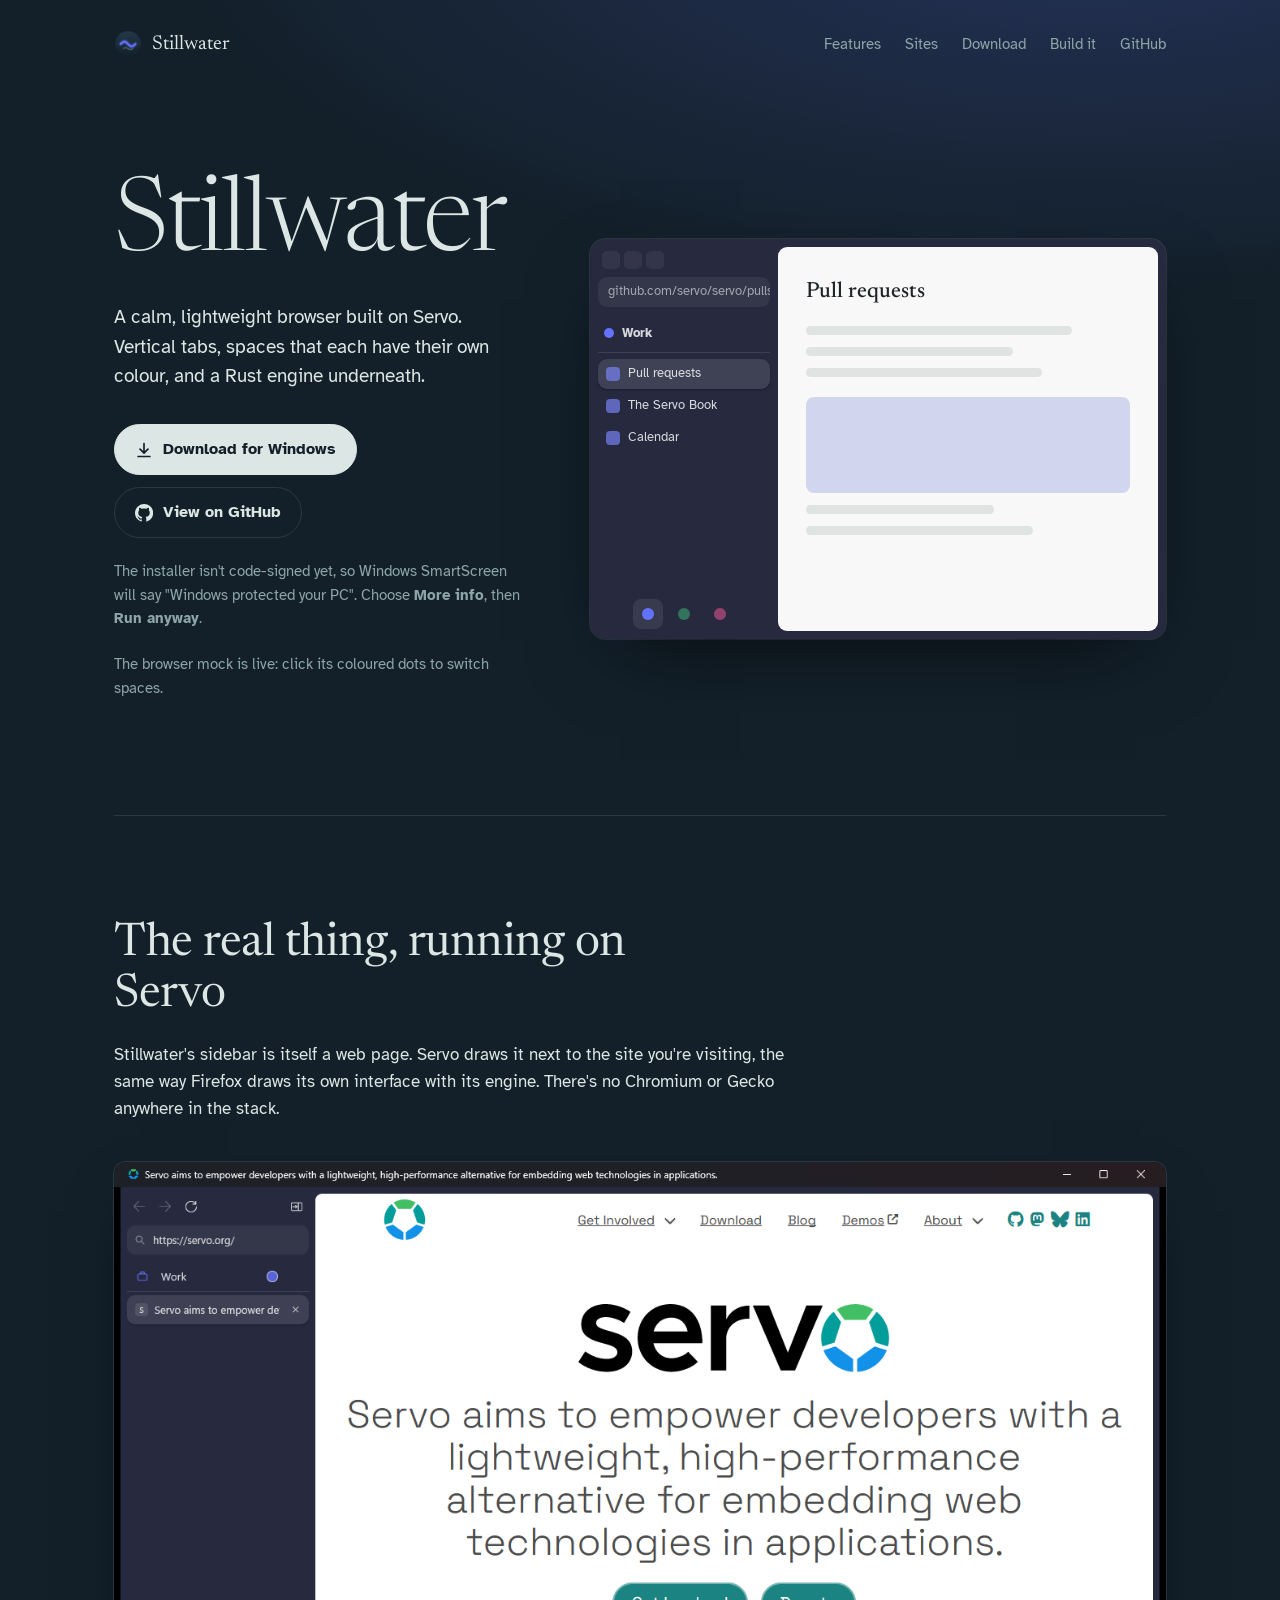
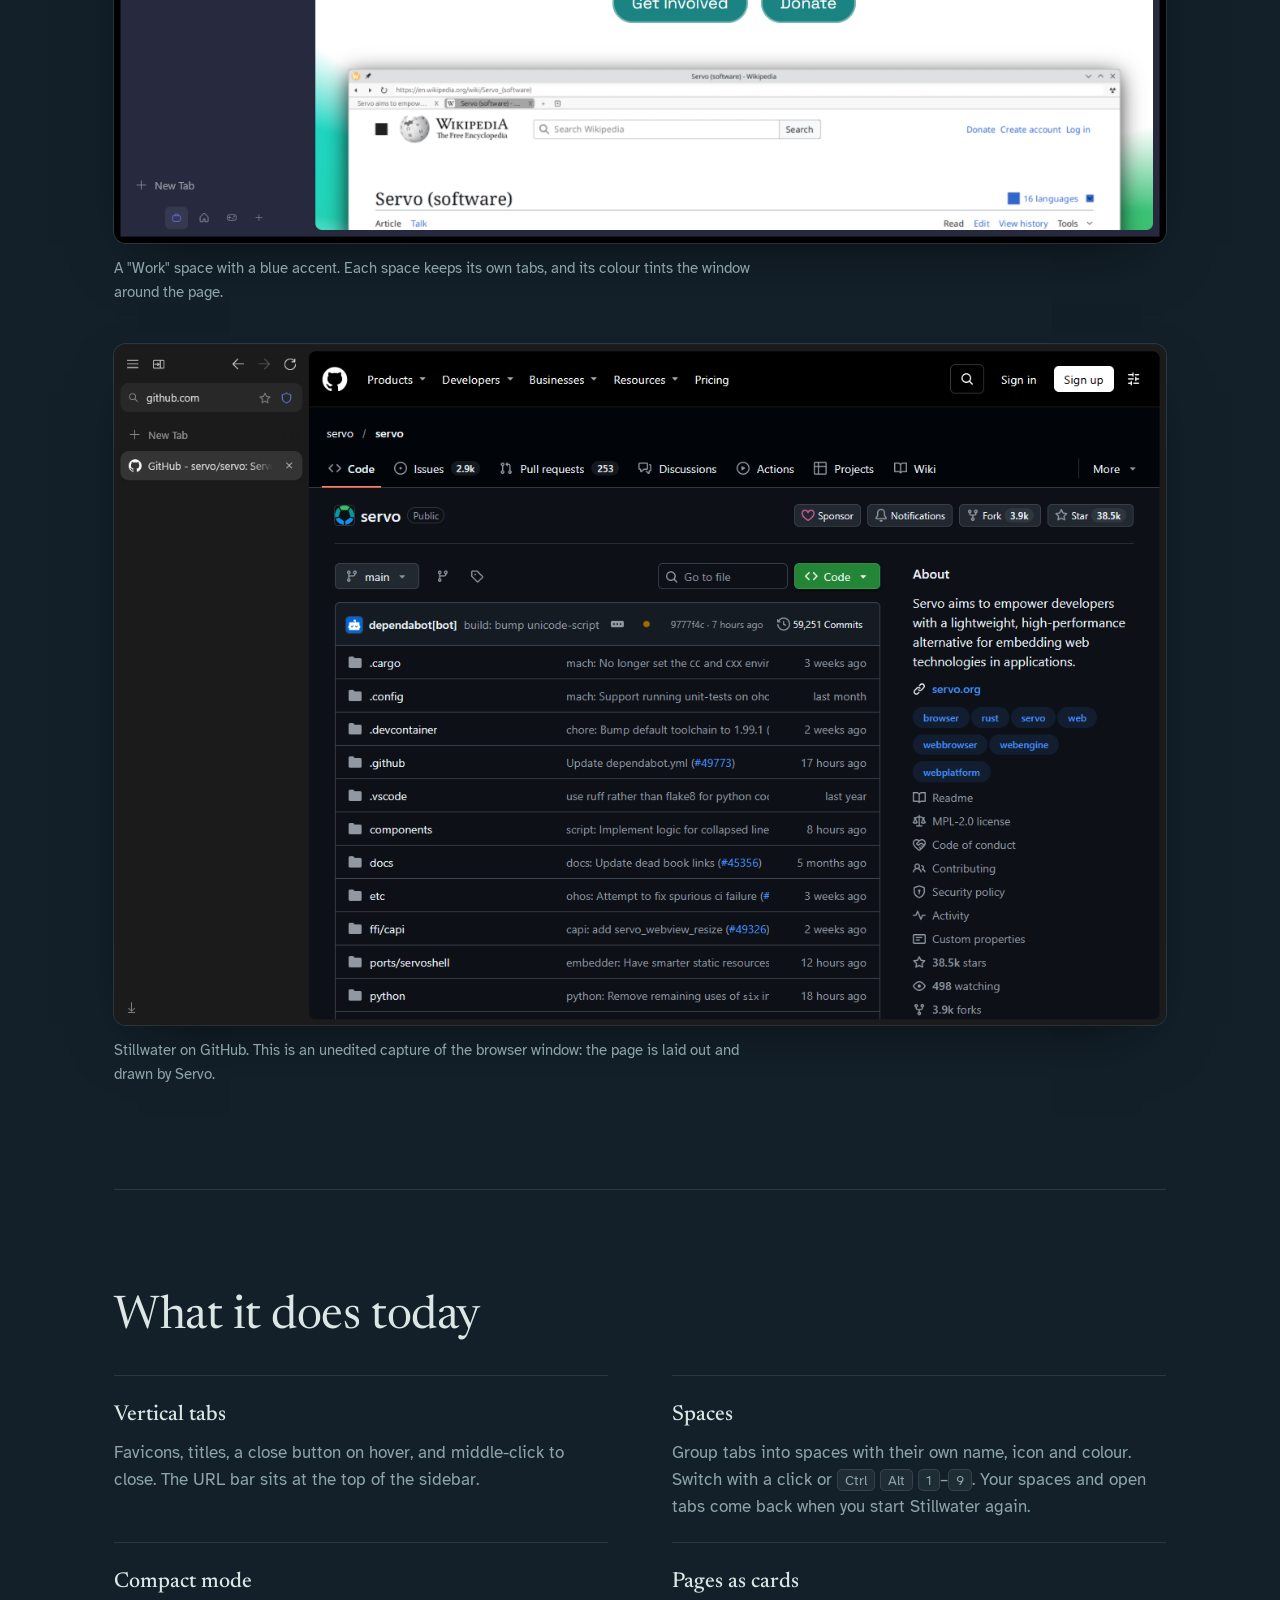
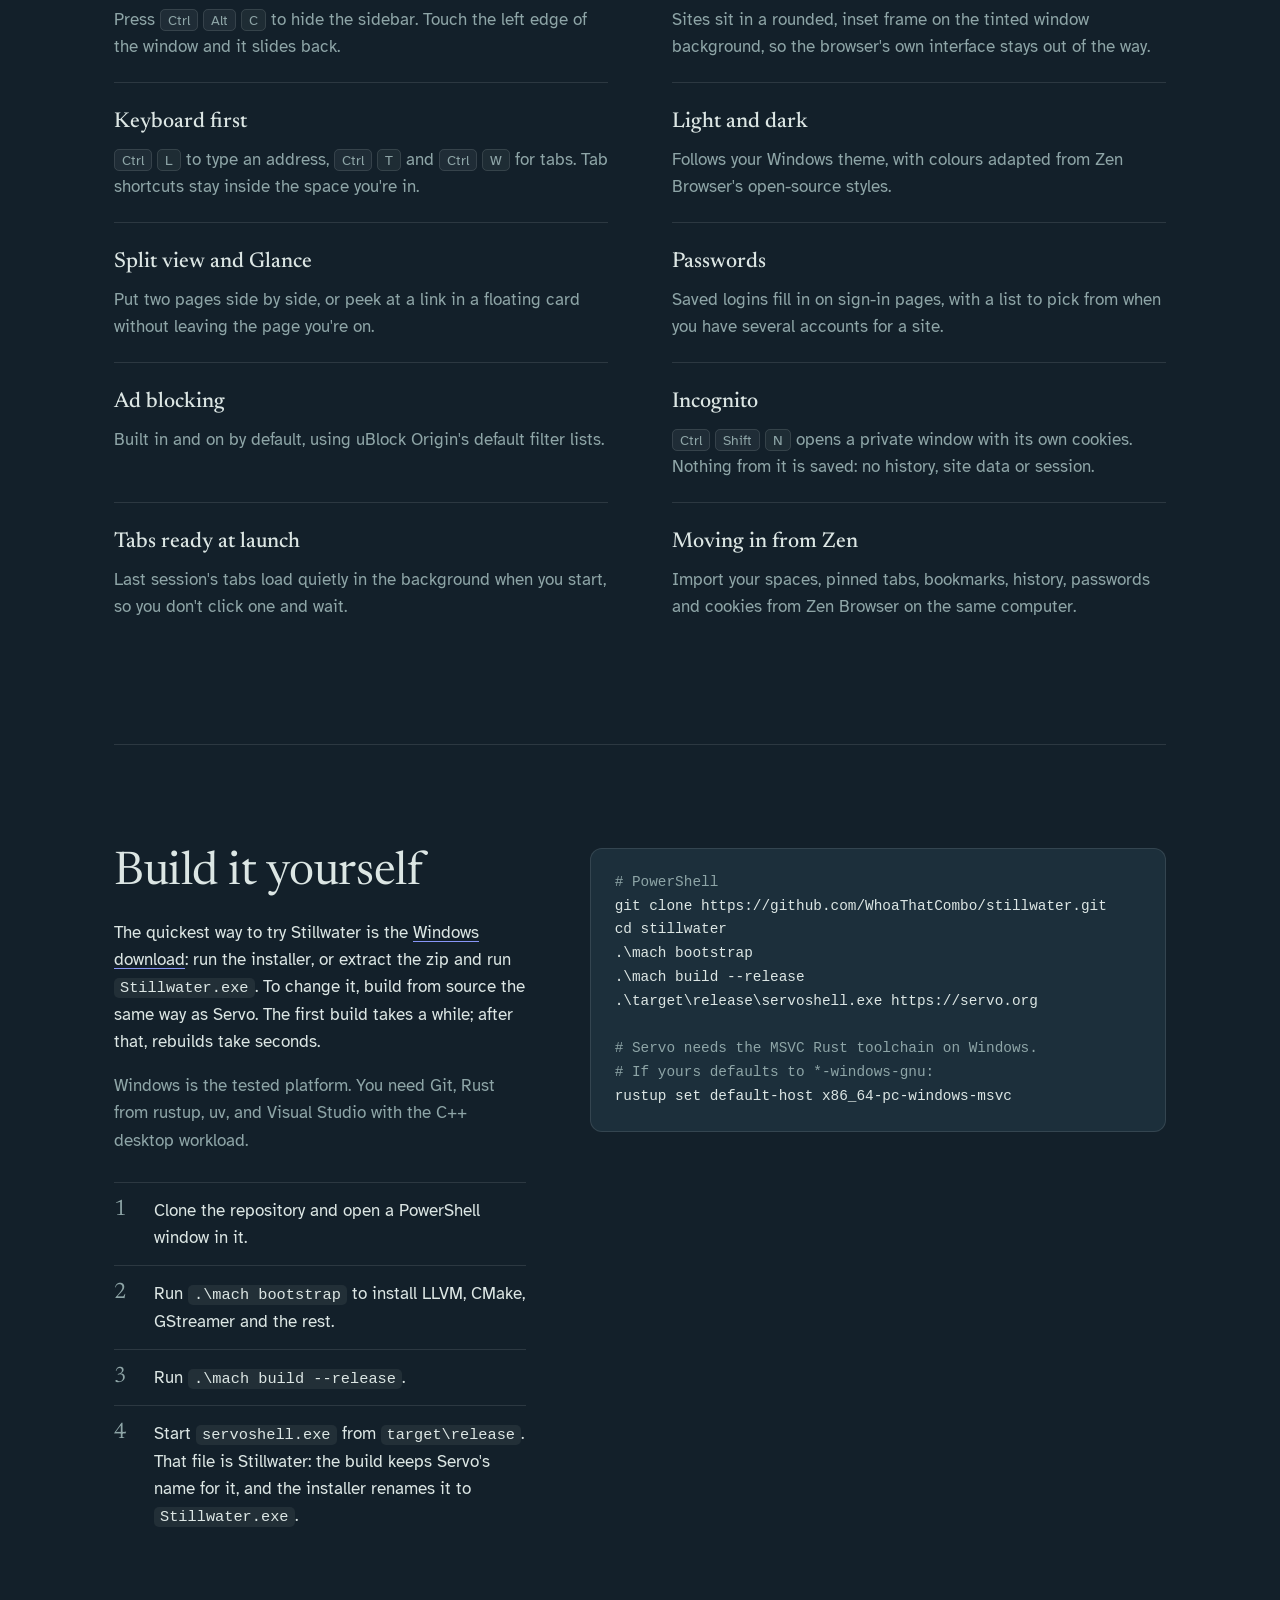
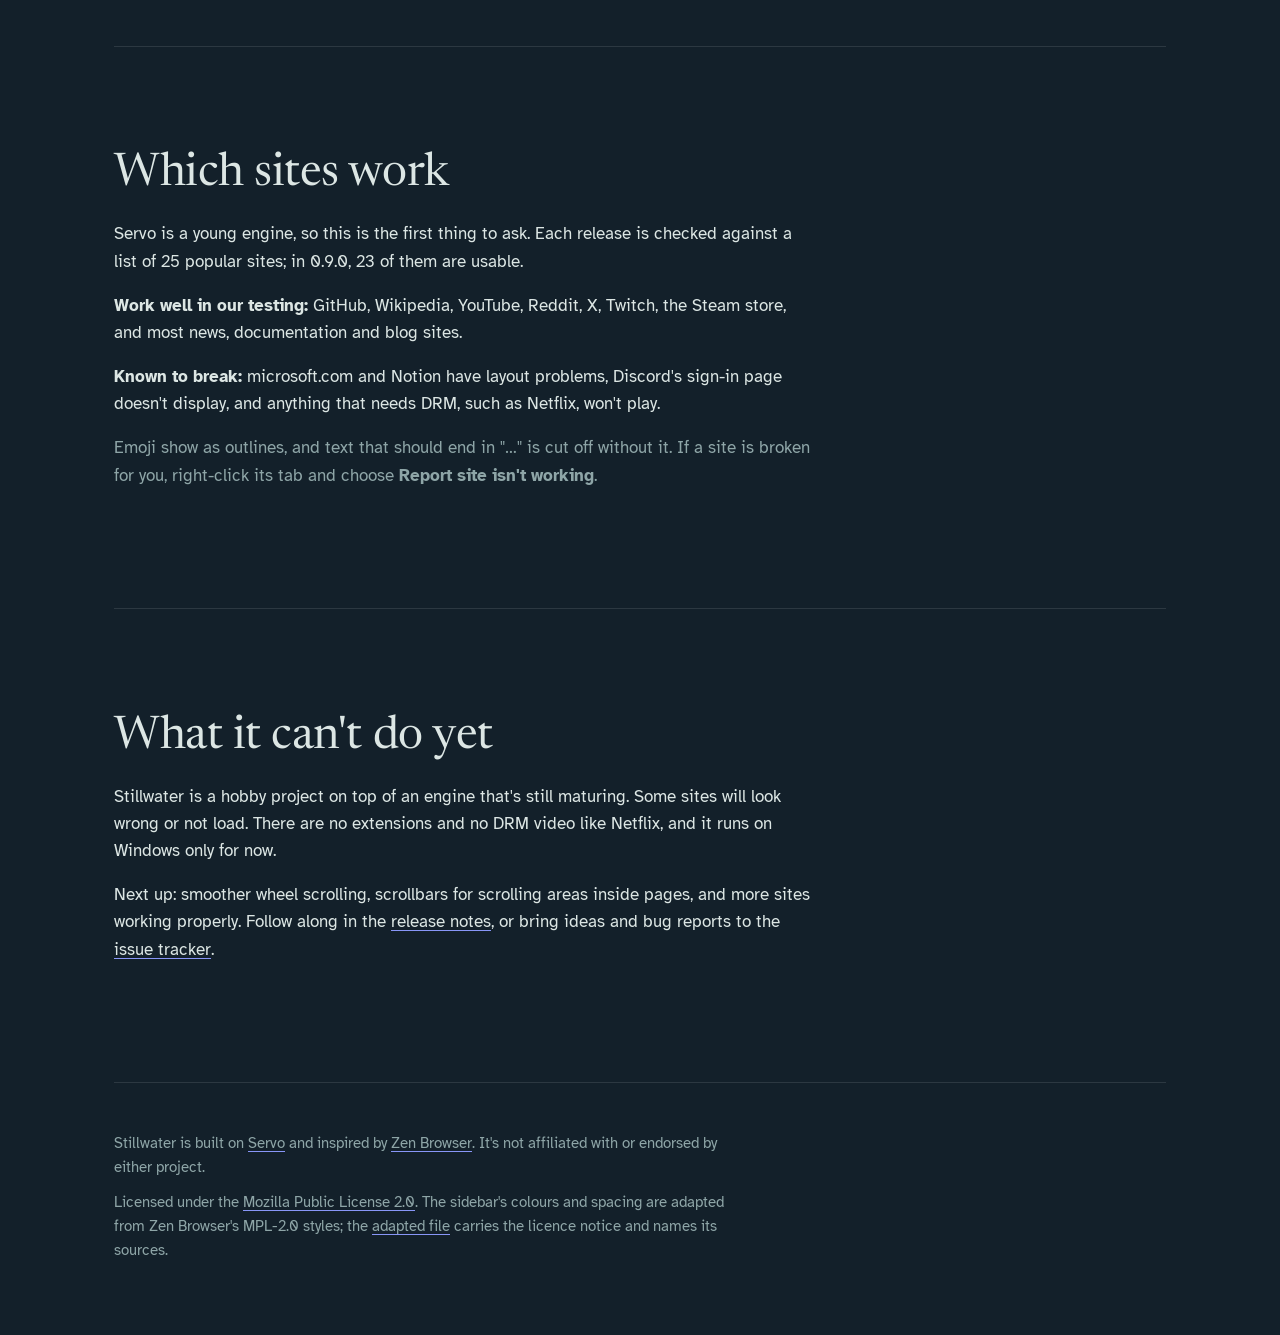
<file: index.html>
<!DOCTYPE html>
<html lang="en">
<head>
  <meta charset="utf-8">
  <meta name="viewport" content="width=device-width, initial-scale=1">
  <title>Stillwater — a calm browser built on Servo</title>
  <meta name="description" content="Stillwater is a lightweight browser built on Servo, with vertical tabs and colour-tinted spaces. Written in Rust.">
  <meta property="og:title" content="Stillwater">
  <meta property="og:description" content="A calm, lightweight browser built on Servo, with vertical tabs and colour-tinted spaces.">
  <meta property="og:image" content="https://whoathatcombo.github.io/stillwater/assets/stillwater-workspaces.png">
  <link rel="icon" type="image/png" href="assets/favicon.png">
  <link rel="preconnect" href="https://fonts.googleapis.com">
  <link rel="preconnect" href="https://fonts.gstatic.com" crossorigin>
  <link href="https://fonts.googleapis.com/css2?family=Atkinson+Hyperlegible:ital,wght@0,400;0,700;1,400&family=Newsreader:opsz,wght@6..72,300;6..72,400;6..72,500&display=swap" rel="stylesheet">
  <style>
    :root {
      --lake: #13202a;
      --shallows: #1c2f3b;
      --mist: #dce6e4;
      --reed: #8ea5a7;
      --edge: rgba(220, 230, 228, 0.12);
      --tint: #6473ff; /* the current space colour; the hero mock changes it */

      --serif: "Newsreader", Georgia, serif;
      --sans: "Atkinson Hyperlegible", "Segoe UI", system-ui, sans-serif;
      --mono: ui-monospace, "Cascadia Code", Consolas, monospace;

      --measure: 64ch;
      --gutter: clamp(20px, 5vw, 64px);
    }

    * { box-sizing: border-box; }

    html {
      background: var(--lake);
      color-scheme: dark;
    }

    body {
      margin: 0;
      font-family: var(--sans);
      font-size: 1.0625rem;
      line-height: 1.6;
      color: var(--mist);
      background:
        radial-gradient(120% 70% at 85% -10%, color-mix(in srgb, var(--tint) 22%, transparent), transparent 60%),
        var(--lake);
      background-attachment: fixed;
      transition: background-color 0.9s ease;
    }

    a { color: inherit; text-decoration-color: color-mix(in srgb, var(--tint) 70%, var(--mist)); text-underline-offset: 0.2em; }
    a:hover { text-decoration-thickness: 2px; }

    :focus-visible {
      outline: 2px solid var(--mist);
      outline-offset: 3px;
      border-radius: 4px;
    }

    .wrap {
      max-width: 1180px;
      margin: 0 auto;
      padding: 0 var(--gutter);
    }

    /* ---------- Top bar ---------- */
    .top {
      display: flex;
      align-items: center;
      justify-content: space-between;
      padding-block: 28px;
    }

    .mark {
      display: flex;
      align-items: center;
      gap: 10px;
      font-family: var(--serif);
      font-size: 1.25rem;
      text-decoration: none;
    }

    .mark img { width: 28px; height: 28px; }

    .top nav { display: flex; gap: 24px; font-size: 0.95rem; color: var(--reed); }
    .top nav a { text-decoration: none; }
    .top nav a:hover { color: var(--mist); }

    /* ---------- Hero ---------- */
    .hero {
      display: grid;
      grid-template-columns: minmax(0, 5fr) minmax(0, 7fr);
      gap: clamp(32px, 5vw, 72px);
      align-items: center;
      padding-block: clamp(32px, 7vw, 96px) clamp(56px, 9vw, 120px);
    }

    h1 {
      font-family: var(--serif);
      font-weight: 300;
      font-size: clamp(3.4rem, 8vw, 6.4rem);
      line-height: 0.95;
      letter-spacing: -0.02em;
      margin: 0 0 28px;
    }

    .lede {
      font-size: 1.2rem;
      line-height: 1.55;
      max-width: 34ch;
      margin: 0 0 32px;
      color: var(--mist);
    }

    .actions { display: flex; flex-wrap: wrap; gap: 12px; }

    .button {
      display: inline-flex;
      align-items: center;
      gap: 10px;
      padding: 12px 20px;
      border-radius: 999px;
      font-weight: 700;
      font-size: 0.98rem;
      text-decoration: none;
      border: 1px solid var(--edge);
    }

    .button.primary {
      background: var(--mist);
      color: var(--lake);
      border-color: var(--mist);
    }

    .button.primary:hover { background: #fff; }
    .button.quiet:hover { background: rgba(220, 230, 228, 0.07); }
    .button svg { width: 18px; height: 18px; }

    .hint {
      margin: 22px 0 0;
      font-size: 0.92rem;
      color: var(--reed);
    }

    /* ---------- Interactive browser mock ---------- */
    .mock {
      --bg: color-mix(in srgb, var(--tint) 16%, #1b1b1b);
      display: grid;
      grid-template-columns: 188px 1fr;
      height: 400px;
      border-radius: 16px;
      background: var(--bg);
      box-shadow: 0 30px 80px -30px rgba(0, 0, 0, 0.7), 0 0 0 1px var(--edge);
      overflow: hidden;
      font-size: 13px;
      color: rgba(255, 255, 255, 0.82);
      transition: background-color 0.9s ease;
    }

    .mock-side {
      display: flex;
      flex-direction: column;
      padding: 10px 8px;
      min-width: 0;
    }

    .mock-nav { display: flex; gap: 4px; padding: 2px 4px 8px; opacity: 0.6; }
    .mock-nav span { width: 18px; height: 18px; border-radius: 5px; background: rgba(255, 255, 255, 0.1); }

    .mock-url {
      height: 30px;
      border-radius: 9px;
      background: rgba(255, 255, 255, 0.06);
      display: flex;
      align-items: center;
      padding: 0 10px;
      color: rgba(255, 255, 255, 0.55);
      white-space: nowrap;
      overflow: hidden;
      text-overflow: ellipsis;
    }

    .mock-space {
      display: flex;
      align-items: center;
      gap: 8px;
      margin: 8px 0 6px;
      padding: 8px 6px;
      border-bottom: 1px solid rgba(255, 255, 255, 0.1);
      font-weight: 700;
    }

    .dot {
      width: 10px;
      height: 10px;
      border-radius: 50%;
      background: var(--tint);
      transition: background-color 0.9s ease;
    }

    .mock-tabs { flex: 1; display: flex; flex-direction: column; gap: 2px; }

    .mock-tab {
      display: flex;
      align-items: center;
      gap: 8px;
      height: 30px;
      padding: 0 8px;
      border-radius: 9px;
      border: 0;
      background: transparent;
      color: inherit;
      font: inherit;
      text-align: left;
      cursor: pointer;
    }

    .mock-tab:hover { background: rgba(255, 255, 255, 0.06); }
    .mock-tab[aria-current="true"] { background: rgba(255, 255, 255, 0.11); box-shadow: 0 1px 2px rgba(0, 0, 0, 0.3); }

    .favicon {
      width: 14px;
      height: 14px;
      border-radius: 4px;
      flex-shrink: 0;
      background: color-mix(in srgb, var(--tint) 55%, #fff 10%);
    }

    .mock-tab span:last-child { white-space: nowrap; overflow: hidden; text-overflow: ellipsis; }

    .mock-spaces { display: flex; gap: 6px; justify-content: center; padding-top: 8px; }

    .space-btn {
      width: 30px;
      height: 30px;
      border-radius: 8px;
      border: 0;
      background: transparent;
      display: grid;
      place-items: center;
      cursor: pointer;
      opacity: 0.5;
    }

    .space-btn:hover { opacity: 0.85; background: rgba(255, 255, 255, 0.06); }
    .space-btn[aria-pressed="true"] { opacity: 1; background: rgba(255, 255, 255, 0.08); }
    .space-btn i { width: 12px; height: 12px; border-radius: 50%; background: var(--c); display: block; }

    .mock-page {
      margin: 8px 8px 8px 0;
      border-radius: 9px;
      background: #f7f8f7;
      padding: 28px;
      display: flex;
      flex-direction: column;
      gap: 12px;
      overflow: hidden;
    }

    .mock-page h3 {
      margin: 0 0 4px;
      font-family: var(--serif);
      font-weight: 500;
      font-size: 22px;
      color: #1d2528;
    }

    .line { height: 9px; border-radius: 5px; background: #dfe3e2; }
    .block { height: 96px; border-radius: 8px; margin-top: 8px; background: color-mix(in srgb, var(--tint) 18%, #e9ecea); transition: background-color 0.9s ease; }

    /* ---------- Sections ---------- */
    section { padding-block: clamp(56px, 8vw, 104px); border-top: 1px solid var(--edge); }

    h2 {
      font-family: var(--serif);
      font-weight: 400;
      font-size: clamp(2rem, 4vw, 2.9rem);
      line-height: 1.1;
      letter-spacing: -0.01em;
      margin: 0 0 20px;
      max-width: 22ch;
    }

    .prose { max-width: var(--measure); color: var(--mist); }
    .prose p { margin: 0 0 1em; }
    .muted { color: var(--reed); }

    figure { margin: 40px 0 0; }

    figure img {
      display: block;
      width: 100%;
      height: auto;
      border-radius: 12px;
      box-shadow: 0 0 0 1px var(--edge), 0 24px 60px -24px rgba(0, 0, 0, 0.6);
    }

    figcaption { margin-top: 14px; font-size: 0.92rem; color: var(--reed); max-width: var(--measure); }

    .features {
      display: grid;
      grid-template-columns: repeat(2, minmax(0, 1fr));
      gap: 0 clamp(32px, 5vw, 72px);
      margin: 32px 0 0;
      padding: 0;
      list-style: none;
    }

    .features li { padding: 22px 0; border-top: 1px solid var(--edge); max-width: 52ch; }
    .features strong { display: block; font-family: var(--serif); font-weight: 500; font-size: 1.35rem; margin-bottom: 6px; }
    .features p { margin: 0; color: var(--reed); }

    kbd {
      font-family: var(--sans);
      font-size: 0.85em;
      padding: 1px 7px;
      border-radius: 5px;
      border: 1px solid var(--edge);
      background: rgba(220, 230, 228, 0.06);
    }

    .split {
      display: grid;
      grid-template-columns: minmax(0, 5fr) minmax(0, 7fr);
      gap: clamp(32px, 5vw, 72px);
      align-items: start;
    }

    pre {
      margin: 0;
      padding: 22px 24px;
      border-radius: 12px;
      background: var(--shallows);
      border: 1px solid var(--edge);
      overflow-x: auto;
      font-family: var(--mono);
      font-size: 0.9rem;
      line-height: 1.65;
    }

    .c { color: var(--reed); }

    ol.steps { margin: 28px 0 0; padding: 0; list-style: none; counter-reset: step; max-width: var(--measure); }
    ol.steps li { counter-increment: step; display: grid; grid-template-columns: 40px 1fr; padding: 14px 0; border-top: 1px solid var(--edge); }
    ol.steps li::before { content: counter(step); font-family: var(--serif); font-size: 1.4rem; line-height: 1.2; color: var(--reed); }
    ol.steps code, .prose code { font-family: var(--mono); font-size: 0.9em; background: rgba(220, 230, 228, 0.07); padding: 1px 6px; border-radius: 5px; }

    footer { padding-block: 48px 64px; border-top: 1px solid var(--edge); color: var(--reed); font-size: 0.95rem; }
    footer p { max-width: var(--measure); margin: 0 0 10px; }

    /* ---------- Small screens ---------- */
    @media (max-width: 880px) {
      .hero, .split { grid-template-columns: 1fr; }
      .features { grid-template-columns: 1fr; }
      .top nav { display: none; }
    }

    @media (max-width: 520px) {
      .mock { grid-template-columns: 150px 1fr; height: 360px; font-size: 12px; }
      .mock-page { padding: 18px; }
    }

    @media (prefers-reduced-motion: reduce) {
      *, *::before, *::after { transition: none !important; }
    }
  </style>
</head>
<body>
  <div class="wrap">
    <header class="top">
      <a class="mark" href="#">
        <img src="assets/stillwater-icon.png" width="28" height="28" alt="">
        Stillwater
      </a>
      <nav aria-label="Page">
        <a href="#features">Features</a>
        <a href="#sites">Sites</a>
        <a href="https://github.com/WhoaThatCombo/stillwater/releases">Download</a>
        <a href="#build">Build it</a>
        <a href="https://github.com/WhoaThatCombo/stillwater">GitHub</a>
      </nav>
    </header>

    <main>
      <div class="hero">
        <div>
          <h1>Stillwater</h1>
          <p class="lede">A calm, lightweight browser built on Servo. Vertical tabs, spaces that each have their own colour, and a Rust engine underneath.</p>
          <div class="actions">
            <a class="button primary" href="https://github.com/WhoaThatCombo/stillwater/releases">
              <svg viewBox="0 0 16 16" aria-hidden="true" fill="currentColor"><path d="M8 1.5a.75.75 0 0 1 .75.75v6.69l2.22-2.22a.75.75 0 1 1 1.06 1.06l-3.5 3.5a.75.75 0 0 1-1.06 0l-3.5-3.5a.75.75 0 1 1 1.06-1.06l2.22 2.22V2.25A.75.75 0 0 1 8 1.5ZM2.75 13h10.5a.75.75 0 0 1 0 1.5H2.75a.75.75 0 0 1 0-1.5Z"/></svg>
              Download for Windows
            </a>
            <a class="button quiet" href="https://github.com/WhoaThatCombo/stillwater">
              <svg viewBox="0 0 16 16" aria-hidden="true" fill="currentColor"><path d="M8 0a8 8 0 0 0-2.53 15.59c.4.07.55-.17.55-.38v-1.33c-2.23.48-2.7-1.07-2.7-1.07-.36-.92-.89-1.17-.89-1.17-.73-.5.06-.49.06-.49.8.06 1.23.83 1.23.83.72 1.22 1.88.87 2.34.66.07-.52.28-.87.5-1.07-1.78-.2-3.65-.89-3.65-3.95 0-.87.31-1.59.82-2.15-.08-.2-.36-1.02.08-2.12 0 0 .67-.21 2.2.82a7.6 7.6 0 0 1 4 0c1.53-1.04 2.2-.82 2.2-.82.44 1.1.16 1.92.08 2.12.51.56.82 1.28.82 2.15 0 3.07-1.87 3.75-3.65 3.95.29.25.54.73.54 1.48v2.2c0 .21.15.46.55.38A8 8 0 0 0 8 0Z"/></svg>
              View on GitHub
            </a>
          </div>
          <p class="hint">The installer isn't code-signed yet, so Windows SmartScreen will say "Windows protected your PC". Choose <strong>More info</strong>, then <strong>Run anyway</strong>.</p>
          <p class="hint">The browser mock is live: click its coloured dots to switch spaces.</p>
        </div>

        <div class="mock" aria-label="Interactive mock of the Stillwater sidebar">
          <div class="mock-side">
            <div class="mock-nav" aria-hidden="true"><span></span><span></span><span></span></div>
            <div class="mock-url" id="mock-url">github.com/servo/servo</div>
            <div class="mock-space"><span class="dot"></span><span id="mock-space-name">Work</span></div>
            <div class="mock-tabs" id="mock-tabs" role="list"></div>
            <div class="mock-spaces" role="group" aria-label="Spaces">
              <button class="space-btn" data-space="0" aria-pressed="true" aria-label="Work space" style="--c: #6473ff"><i></i></button>
              <button class="space-btn" data-space="1" aria-pressed="false" aria-label="Home space" style="--c: #3cbe78"><i></i></button>
              <button class="space-btn" data-space="2" aria-pressed="false" aria-label="Gaming space" style="--c: #ff5aa0"><i></i></button>
            </div>
          </div>
          <div class="mock-page" aria-hidden="true">
            <h3 id="mock-title">Pull requests</h3>
            <div class="line" style="width: 82%"></div>
            <div class="line" style="width: 64%"></div>
            <div class="line" style="width: 73%"></div>
            <div class="block"></div>
            <div class="line" style="width: 58%"></div>
            <div class="line" style="width: 70%"></div>
          </div>
        </div>
      </div>

      <section>
        <h2>The real thing, running on Servo</h2>
        <div class="prose">
          <p>Stillwater's sidebar is itself a web page. Servo draws it next to the site you're visiting, the same way Firefox draws its own interface with its engine. There's no Chromium or Gecko anywhere in the stack.</p>
        </div>
        <figure>
          <img src="assets/stillwater-workspaces.png" width="1296" height="839" alt="Stillwater showing servo.org, with a blue-tinted Work space selected in the sidebar">
          <figcaption>A "Work" space with a blue accent. Each space keeps its own tabs, and its colour tints the window around the page.</figcaption>
        </figure>
        <figure>
          <img src="assets/stillwater-github.png" width="1296" height="839" loading="lazy" alt="Stillwater showing the servo/servo repository on GitHub, with the file list, tabs and sidebar rendered">
          <figcaption>Stillwater on GitHub. This is an unedited capture of the browser window: the page is laid out and drawn by Servo.</figcaption>
        </figure>
      </section>

      <section id="features">
        <h2>What it does today</h2>
        <ul class="features">
          <li>
            <strong>Vertical tabs</strong>
            <p>Favicons, titles, a close button on hover, and middle-click to close. The URL bar sits at the top of the sidebar.</p>
          </li>
          <li>
            <strong>Spaces</strong>
            <p>Group tabs into spaces with their own name, icon and colour. Switch with a click or <kbd>Ctrl</kbd> <kbd>Alt</kbd> <kbd>1</kbd>–<kbd>9</kbd>. Your spaces and open tabs come back when you start Stillwater again.</p>
          </li>
          <li>
            <strong>Compact mode</strong>
            <p>Press <kbd>Ctrl</kbd> <kbd>Alt</kbd> <kbd>C</kbd> to hide the sidebar. Touch the left edge of the window and it slides back.</p>
          </li>
          <li>
            <strong>Pages as cards</strong>
            <p>Sites sit in a rounded, inset frame on the tinted window background, so the browser's own interface stays out of the way.</p>
          </li>
          <li>
            <strong>Keyboard first</strong>
            <p><kbd>Ctrl</kbd> <kbd>L</kbd> to type an address, <kbd>Ctrl</kbd> <kbd>T</kbd> and <kbd>Ctrl</kbd> <kbd>W</kbd> for tabs. Tab shortcuts stay inside the space you're in.</p>
          </li>
          <li>
            <strong>Light and dark</strong>
            <p>Follows your Windows theme, with colours adapted from Zen Browser's open-source styles.</p>
          </li>
          <li>
            <strong>Split view and Glance</strong>
            <p>Put two pages side by side, or peek at a link in a floating card without leaving the page you're on.</p>
          </li>
          <li>
            <strong>Passwords</strong>
            <p>Saved logins fill in on sign-in pages, with a list to pick from when you have several accounts for a site.</p>
          </li>
          <li>
            <strong>Ad blocking</strong>
            <p>Built in and on by default, using uBlock Origin's default filter lists.</p>
          </li>
          <li>
            <strong>Incognito</strong>
            <p><kbd>Ctrl</kbd> <kbd>Shift</kbd> <kbd>N</kbd> opens a private window with its own cookies. Nothing from it is saved: no history, site data or session.</p>
          </li>
          <li>
            <strong>Tabs ready at launch</strong>
            <p>Last session's tabs load quietly in the background when you start, so you don't click one and wait.</p>
          </li>
          <li>
            <strong>Moving in from Zen</strong>
            <p>Import your spaces, pinned tabs, bookmarks, history, passwords and cookies from Zen Browser on the same computer.</p>
          </li>
        </ul>
      </section>

      <section id="build">
        <div class="split">
          <div>
            <h2>Build it yourself</h2>
            <div class="prose">
              <p>The quickest way to try Stillwater is the <a href="https://github.com/WhoaThatCombo/stillwater/releases">Windows download</a>: run the installer, or extract the zip and run <code>Stillwater.exe</code>. To change it, build from source the same way as Servo. The first build takes a while; after that, rebuilds take seconds.</p>
              <p class="muted">Windows is the tested platform. You need Git, Rust from rustup, uv, and Visual Studio with the C++ desktop workload.</p>
            </div>
            <ol class="steps">
              <li><span>Clone the repository and open a PowerShell window in it.</span></li>
              <li><span>Run <code>.\mach bootstrap</code> to install LLVM, CMake, GStreamer and the rest.</span></li>
              <li><span>Run <code>.\mach build --release</code>.</span></li>
              <li><span>Start <code>servoshell.exe</code> from <code>target\release</code>. That file is Stillwater: the build keeps Servo's name for it, and the installer renames it to <code>Stillwater.exe</code>.</span></li>
            </ol>
          </div>
          <pre><code><span class="c"># PowerShell</span>
git clone https://github.com/WhoaThatCombo/stillwater.git
cd stillwater
.\mach bootstrap
.\mach build --release
.\target\release\servoshell.exe https://servo.org

<span class="c"># Servo needs the MSVC Rust toolchain on Windows.
# If yours defaults to *-windows-gnu:</span>
rustup set default-host x86_64-pc-windows-msvc</code></pre>
        </div>
      </section>

      <section id="sites">
        <h2>Which sites work</h2>
        <div class="prose">
          <p>Servo is a young engine, so this is the first thing to ask. Each release is checked against a list of 25 popular sites; in 0.9.0, 23 of them are usable.</p>
          <p><strong>Work well in our testing:</strong> GitHub, Wikipedia, YouTube, Reddit, X, Twitch, the Steam store, and most news, documentation and blog sites.</p>
          <p><strong>Known to break:</strong> microsoft.com and Notion have layout problems, Discord's sign-in page doesn't display, and anything that needs DRM, such as Netflix, won't play.</p>
          <p class="muted">Emoji show as outlines, and text that should end in "…" is cut off without it. If a site is broken for you, right-click its tab and choose <strong>Report site isn't working</strong>.</p>
        </div>
      </section>

      <section>
        <h2>What it can't do yet</h2>
        <div class="prose">
          <p>Stillwater is a hobby project on top of an engine that's still maturing. Some sites will look wrong or not load. There are no extensions and no DRM video like Netflix, and it runs on Windows only for now.</p>
          <p>Next up: smoother wheel scrolling, scrollbars for scrolling areas inside pages, and more sites working properly. Follow along in the <a href="https://github.com/WhoaThatCombo/stillwater/releases">release notes</a>, or bring ideas and bug reports to the <a href="https://github.com/WhoaThatCombo/stillwater/issues">issue tracker</a>.</p>
        </div>
      </section>
    </main>

    <footer>
      <p>Stillwater is built on <a href="https://servo.org">Servo</a> and inspired by <a href="https://github.com/zen-browser/desktop">Zen Browser</a>. It's not affiliated with or endorsed by either project.</p>
      <p>Licensed under the <a href="https://github.com/WhoaThatCombo/stillwater/blob/stillwater/LICENSE">Mozilla Public License 2.0</a>. The sidebar's colours and spacing are adapted from Zen Browser's MPL-2.0 styles; the <a href="https://github.com/WhoaThatCombo/stillwater/blob/stillwater/resources/resource_protocol/sidebar/zen-sidebar.css">adapted file</a> carries the licence notice and names its sources.</p>
    </footer>
  </div>

  <script>
    // Hero mock: switching spaces swaps the tab list and retints the whole page.
    const spaces = [
      { name: "Work", color: "#6473ff", tabs: [["Pull requests", "github.com/servo/servo/pulls"], ["The Servo Book", "book.servo.org"], ["Calendar", "calendar.example.com"]] },
      { name: "Home", color: "#3cbe78", tabs: [["Weekend recipes", "recipes.example.com"], ["Weather", "weather.example.com"]] },
      { name: "Gaming", color: "#ff5aa0", tabs: [["Patch notes", "patches.example.com"], ["Speedrun timer", "splits.example.com"], ["Clips", "clips.example.com"], ["Wiki", "wiki.example.com"]] },
    ];
    const tabsEl = document.getElementById("mock-tabs");
    const urlEl = document.getElementById("mock-url");
    const titleEl = document.getElementById("mock-title");
    const nameEl = document.getElementById("mock-space-name");
    const buttons = document.querySelectorAll(".space-btn");

    function selectTab(space, index) {
      const [title, url] = space.tabs[index];
      urlEl.textContent = url;
      titleEl.textContent = title;
      tabsEl.querySelectorAll(".mock-tab").forEach((tab, i) => tab.setAttribute("aria-current", String(i === index)));
    }

    function showSpace(i) {
      const space = spaces[i];
      document.documentElement.style.setProperty("--tint", space.color);
      nameEl.textContent = space.name;
      buttons.forEach((button) => button.setAttribute("aria-pressed", String(button.dataset.space === String(i))));
      tabsEl.replaceChildren(...space.tabs.map(([title], index) => {
        const tab = document.createElement("button");
        tab.className = "mock-tab";
        tab.setAttribute("role", "listitem");
        tab.innerHTML = '<span class="favicon"></span><span></span>';
        tab.lastChild.textContent = title;
        tab.addEventListener("click", () => selectTab(space, index));
        return tab;
      }));
      selectTab(space, 0);
    }

    buttons.forEach((button) => button.addEventListener("click", () => showSpace(Number(button.dataset.space))));
    showSpace(0);
  </script>
</body>
</html>
</file>
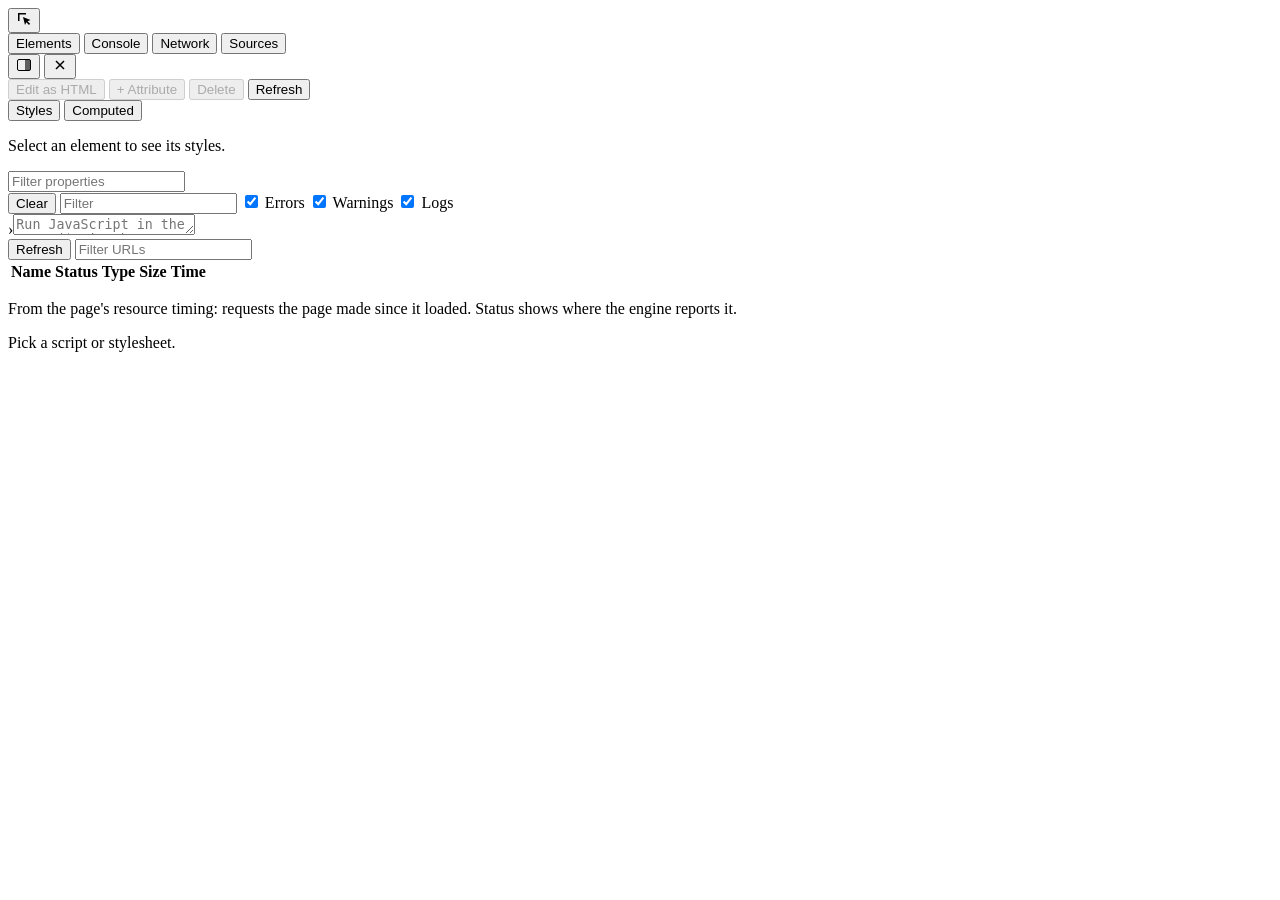
<file: resources/resource_protocol/inspector/index.html>
<!DOCTYPE html>
<!-- This Source Code Form is subject to the terms of the Mozilla Public
   - License, v. 2.0. If a copy of the MPL was not distributed with this
   - file, You can obtain one at https://mozilla.org/MPL/2.0/. -->
<html lang="en">
<head>
<meta charset="utf-8">
<title>Inspector</title>
<link rel="stylesheet" href="servo:inspector/inspector.css">
</head>
<body>
<header id="bar">
  <button id="pick" class="icon" title="Select an element in the page (Ctrl+Shift+C)" aria-label="Select an element in the page">
    <svg viewBox="0 0 16 16" width="16" height="16"><path d="M2 2h8v1.5H3.5V10H2zM7 6l7.5 3-3 1.2 2.6 2.6-1.1 1.1-2.6-2.6L9 14z" fill="currentColor"/></svg>
  </button>
  <nav id="tabs" role="tablist">
    <button role="tab" data-tab="elements" class="on">Elements</button>
    <button role="tab" data-tab="console">Console<span id="errcount" hidden></span></button>
    <button role="tab" data-tab="network">Network</button>
    <button role="tab" data-tab="sources">Sources</button>
  </nav>
  <span id="target" class="dim"></span>
  <button id="dock" class="icon" title="Dock to bottom" aria-label="Change dock side">
    <svg viewBox="0 0 16 16" width="16" height="16"><rect x="1.5" y="2.5" width="13" height="11" rx="1.5" fill="none" stroke="currentColor"/><rect id="dockmark" x="9" y="3" width="5" height="10" fill="currentColor" opacity=".6"/></svg>
  </button>
  <button id="close" class="icon" title="Close (F12)" aria-label="Close the inspector">
    <svg viewBox="0 0 16 16" width="16" height="16"><path d="M4 4l8 8M12 4l-8 8" stroke="currentColor" stroke-width="1.5"/></svg>
  </button>
</header>

<main>
  <section id="elements" class="tab on">
    <div id="treepane">
      <div class="tools">
        <button id="edit-html" disabled title="Edit the selected node as HTML (F2)">Edit as HTML</button>
        <button id="add-attr" disabled title="Add an attribute to the selected element">+ Attribute</button>
        <button id="delete-node" disabled title="Delete the selected node (Del)">Delete</button>
        <button id="refresh-tree" title="Reload the tree">Refresh</button>
      </div>
      <div id="tree" tabindex="0" role="tree" aria-label="Page elements"></div>
      <div id="crumbs" class="dim"></div>
    </div>
    <div id="sidepane">
      <div class="subtabs" role="tablist">
        <button data-sub="styles" class="on">Styles</button>
        <button data-sub="computed">Computed</button>
      </div>
      <div id="styles" class="sub on"><p class="dim pad">Select an element to see its styles.</p></div>
      <div id="computed" class="sub">
        <input id="computed-filter" type="search" placeholder="Filter properties" spellcheck="false">
        <div id="computed-list"></div>
      </div>
    </div>
  </section>

  <section id="console" class="tab">
    <div class="tools">
      <button id="console-clear">Clear</button>
      <input id="console-filter" type="search" placeholder="Filter" spellcheck="false">
      <label><input type="checkbox" id="show-errors" checked> Errors</label>
      <label><input type="checkbox" id="show-warnings" checked> Warnings</label>
      <label><input type="checkbox" id="show-logs" checked> Logs</label>
    </div>
    <div id="log" role="log"></div>
    <div id="prompt"><span class="caret">&rsaquo;</span><textarea id="input" rows="1" spellcheck="false" placeholder="Run JavaScript in the page ($0 is the selected element)"></textarea></div>
  </section>

  <section id="network" class="tab">
    <div class="tools">
      <button id="network-refresh">Refresh</button>
      <input id="network-filter" type="search" placeholder="Filter URLs" spellcheck="false">
      <span id="network-summary" class="dim"></span>
    </div>
    <div class="scroll"><table id="network-table"><thead><tr><th>Name</th><th>Status</th><th>Type</th><th>Size</th><th>Time</th></tr></thead><tbody></tbody></table></div>
    <p class="dim pad small">From the page's resource timing: requests the page made since it loaded. Status shows where the engine reports it.</p>
  </section>

  <section id="sources" class="tab">
    <div id="source-list"></div>
    <div id="source-view"><p class="dim pad">Pick a script or stylesheet.</p></div>
  </section>
</main>

<div id="html-editor" class="modal" hidden>
  <div class="dlg">
    <div class="dlg-title">Edit as HTML <span class="dim small">Ctrl+Enter applies, Esc cancels</span></div>
    <textarea id="html-text" spellcheck="false"></textarea>
    <div class="dlg-buttons"><button type="button" id="html-cancel">Cancel</button><button type="button" id="html-apply" class="primary">Apply</button></div>
  </div>
</div>

<script src="servo:inspector/inspector.js"></script>
</body>
</html>
</file>
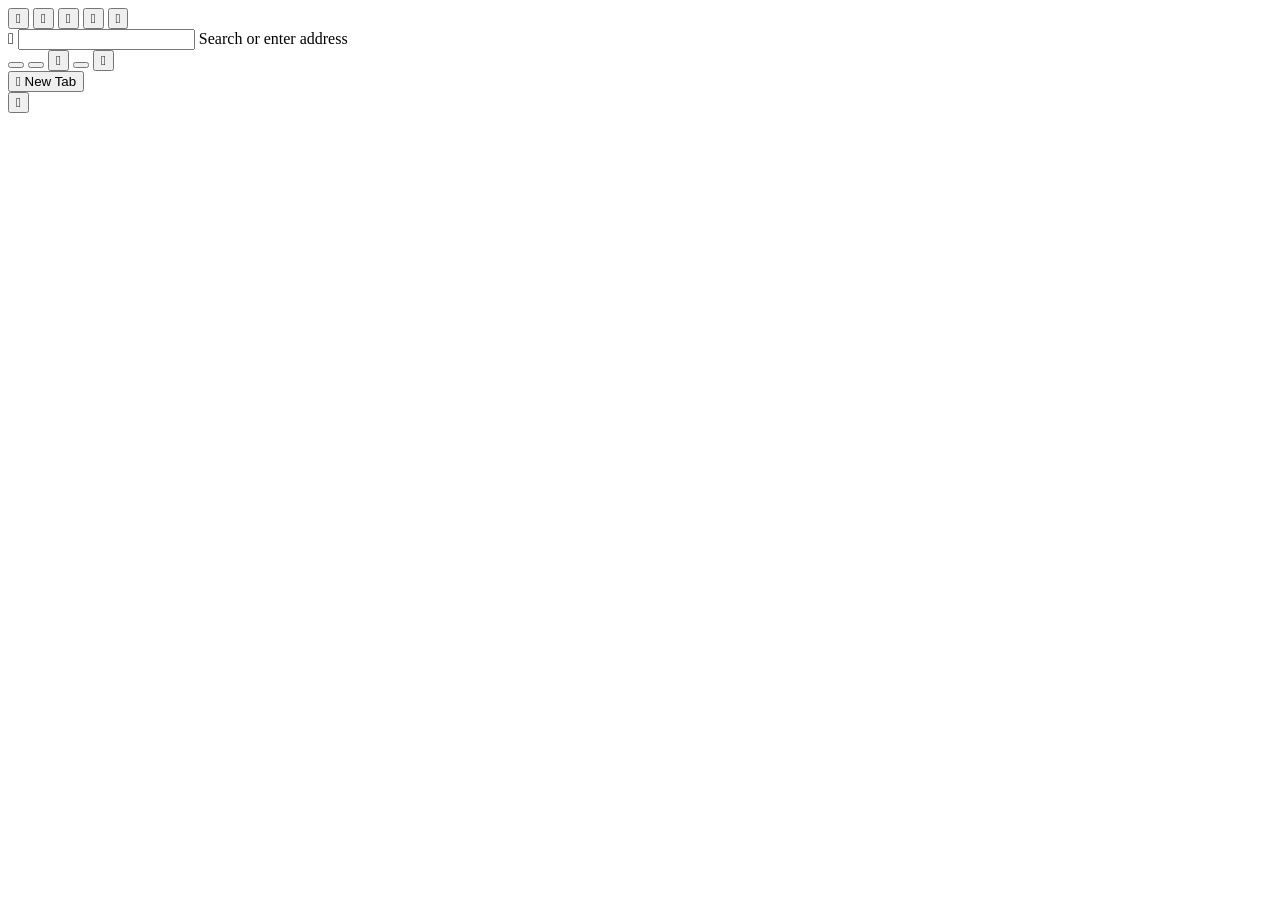
<file: resources/resource_protocol/sidebar/index.html>
<!DOCTYPE html>
<!-- This Source Code Form is subject to the terms of the Mozilla Public
   - License, v. 2.0. If a copy of the MPL was not distributed with this
   - file, You can obtain one at https://mozilla.org/MPL/2.0/. -->
<html>
<head>
  <meta charset="utf-8">
  <title>Sidebar</title>
  <link rel="stylesheet" href="servo:sidebar/zen-sidebar.css">
  <link rel="stylesheet" href="servo:sidebar/session.css">
  <link rel="stylesheet" href="servo:sidebar/history.css">
  <link rel="stylesheet" href="servo:sidebar/downloads.css">
  <link rel="stylesheet" href="servo:sidebar/media.css">
</head>
<body>
  <!-- Zen's top row: menu and sidebar toggle on the left, navigation on the right.
       The window buttons live in the hover-reveal top bar over the page. -->
  <header id="toolbar">
    <button id="main-menu" class="icon" title="Menu">&#xE700;</button>
    <button id="compact" class="icon" title="Toggle compact mode (Ctrl+Alt+C)">&#xE89F;</button>
    <span id="incognito-badge" title="Incognito: history, cookies, site data and form entries from this window aren't saved" hidden><span class="icon" aria-hidden="true">&#xE72E;</span>Incognito</span>
    <span class="spacer"></span>
    <button id="back" class="icon" title="Back">&#xE72B;</button>
    <button id="forward" class="icon" title="Forward">&#xE72A;</button>
    <button id="reload" class="icon" title="Reload">&#xE72C;</button>
  </header>

  <div id="urlbar">
    <span class="icon urlbar-icon">&#xE721;</span>
    <span class="field">
      <input id="url" type="text" spellcheck="false" autocomplete="off" aria-label="Search or enter address">
      <span class="placeholder" aria-hidden="true">Search or enter address</span>
    </span>
    <button id="star" class="icon" title="Bookmark this page (Ctrl+D)" hidden>&#xE734;</button>
    <button id="key" class="icon" title="Saved passwords for this site" hidden>&#xE8D7;</button>
    <button id="translate" class="icon" title="Translate this page" hidden>&#xF2B7;</button>
    <button id="shield" class="icon" title="Ad blocking" hidden><span class="shield-glyph">&#xEA18;</span><span id="shield-count"></span></button>
  </div>
  <!-- Address bar suggestions (history.js). -->
  <div id="suggestions" role="listbox" aria-label="Suggestions" hidden></div>
  <!-- Name or remove the bookmark for the current page (the star, Ctrl+D). -->
  <section id="bm-editor" class="offer-card" hidden aria-label="Bookmark">
    <p id="bm-editor-title" class="offer-title">Bookmark added</p>
    <input id="bm-editor-name" class="bm-name-input" type="text" spellcheck="false" autocomplete="off" aria-label="Bookmark name">
    <div class="offer-buttons">
      <button id="bm-editor-done" class="primary">Done</button>
      <button id="bm-editor-remove" class="secondary">Remove</button>
    </div>
  </section>

  <!-- Essentials: favicon tiles shared by every space. -->
  <div id="essentials"></div>

  <div id="workspace-header">
    <button id="ws-icon" class="icon ws-icon" title="Change icon"></button>
    <button id="ws-name" title="Double-click to rename"></button>
    <input id="ws-name-input" type="text" spellcheck="false" autocomplete="off" hidden>
    <span class="spacer"></span>
    <button id="ws-new-folder" class="icon" title="New folder">&#xE8F4;</button>
    <button id="ws-color" class="ws-color" title="Change colour"></button>
    <button id="ws-delete" class="icon" title="Delete space">&#xE74D;</button>
  </div>

  <main id="tab-area">
    <!-- This space's pinned tabs and folders. -->
    <div id="pinned"></div>
    <div id="pinned-separator" class="separator"></div>

    <button id="new-tab" class="tab new-tab">
      <span class="icon tab-icon">&#xE710;</span>
      <span class="tab-label">New Tab</span>
    </button>

    <div id="tabs"></div>
  </main>

  <!-- Tab menu (right-click a tab, or its "…" button). -->
  <div id="menu" role="menu" hidden></div>

  <button id="update" class="update-pill" hidden></button>
  <p id="update-error" class="hint update-error" hidden></p>

  <!-- Compare with Edge: progress, or why it couldn't run. -->
  <p id="compare-status" class="hint compare-status" hidden aria-live="polite"></p>

  <!-- Offered after signing in with a password that isn't saved. -->
  <section id="pw-offer" class="offer-card" hidden aria-label="Save password" aria-live="polite">
    <p id="pw-offer-title" class="offer-title"></p>
    <p id="pw-offer-user" class="hint offer-user"></p>
    <div class="offer-buttons">
      <button id="pw-offer-save" class="primary">Save</button>
      <button id="pw-offer-never" class="secondary" title="Never offer to save passwords for this site">Never</button>
      <button id="pw-offer-dismiss" class="secondary">Not now</button>
    </div>
  </section>

  <footer id="footer">
    <button id="dl-button" class="footer-button" title="Downloads"><span class="dl-ring" aria-hidden="true"></span><span class="icon dl-glyph">&#xE896;</span><span id="dl-count" class="dl-count" hidden></span></button>
    <div id="workspaces"></div>
  </footer>


  <section id="passwords" class="panel" hidden aria-label="Saved passwords">
    <header class="settings-header">
      <button id="passwords-close" class="icon" title="Back">&#xE72B;</button>
      <h2>Saved passwords</h2>
    </header>
    <div class="search-field">
      <span class="icon">&#xE721;</span>
      <span class="field">
        <input id="passwords-search" type="text" spellcheck="false" autocomplete="off" aria-label="Search saved passwords">
        <span class="placeholder" aria-hidden="true">Search</span>
      </span>
    </div>
    <p id="passwords-problem" class="hint update-error" hidden></p>
    <div id="passwords-list" class="login-list"></div>
    <p id="passwords-empty" class="hint" hidden></p>
    <div class="setting-group" id="never-group" hidden>
      <h3>Never saved for</h3>
      <div id="never-list" class="login-list"></div>
    </div>
  </section>

  <section id="history" class="panel" hidden aria-label="History and bookmarks">
    <header class="settings-header">
      <button id="history-close" class="icon" title="Back">&#xE72B;</button>
      <h2 id="history-heading">History</h2>
    </header>
    <div class="segmented" id="history-views" role="group" aria-label="Show">
      <button data-view="history">History</button>
      <button data-view="bookmarks">Bookmarks</button>
    </div>
    <div class="search-field">
      <span class="icon">&#xE721;</span>
      <span class="field">
        <input id="history-search" type="text" spellcheck="false" autocomplete="off" aria-label="Search">
        <span class="placeholder" id="history-search-placeholder" aria-hidden="true">Search history</span>
      </span>
    </div>
    <div id="history-list" class="hist-list"></div>
    <p id="history-empty" class="hint" hidden></p>
    <button id="history-more" class="secondary" hidden>Show more</button>
    <div class="setting-group hist-clear" id="history-clear-group">
      <button id="history-clear" class="secondary">Clear browsing history…</button>
      <div id="clear-options" hidden>
        <h3>Clear history from</h3>
        <div class="segmented" id="clear-range" role="group" aria-label="Clear history from">
          <button data-range="hour">Last hour</button>
          <button data-range="today">Today</button>
          <button data-range="all">Everything</button>
        </div>
        <button class="toggle-row tall" id="clear-site-data" aria-pressed="false">
          <span><span>Also clear cookies and site data</span><span class="row-detail">For every site and all time, not only this range. Signs you out of websites.</span></span>
          <span class="switch" aria-hidden="true"></span>
        </button>
        <div class="offer-buttons">
          <button id="clear-confirm" class="primary">Clear</button>
          <button id="clear-cancel" class="secondary">Cancel</button>
        </div>
      </div>
      <p id="clear-status" class="hint" hidden></p>
    </div>
  </section>

  <section id="downloads" class="panel" hidden aria-label="Downloads">
    <header class="settings-header">
      <button id="downloads-close" class="icon" title="Back">&#xE72B;</button>
      <h2>Downloads</h2>
      <span class="spacer"></span>
      <button id="dl-open-folder" class="icon" title="Open the downloads folder">&#xE838;</button>
    </header>
    <div id="dl-list" class="dl-list"></div>
    <p id="dl-empty" class="hint" hidden>Files you download appear here.</p>
    <div class="setting-group">
      <button class="toggle-row" id="dl-ask">
        <span>Ask where to save each file</span>
        <span class="switch" aria-hidden="true"></span>
      </button>
      <p class="hint" id="dl-folder"></p>
      <button id="dl-clear" class="secondary">Clear list</button>
    </div>
  </section>

  <script src="servo:sidebar/sidebar.js"></script>
  <script src="servo:sidebar/session.js"></script>
  <script src="servo:sidebar/suggestions.js"></script>
  <script src="servo:sidebar/history.js"></script>
  <script src="servo:sidebar/downloads.js"></script>
  <script src="servo:sidebar/media.js"></script>
</body>
</html>
</file>
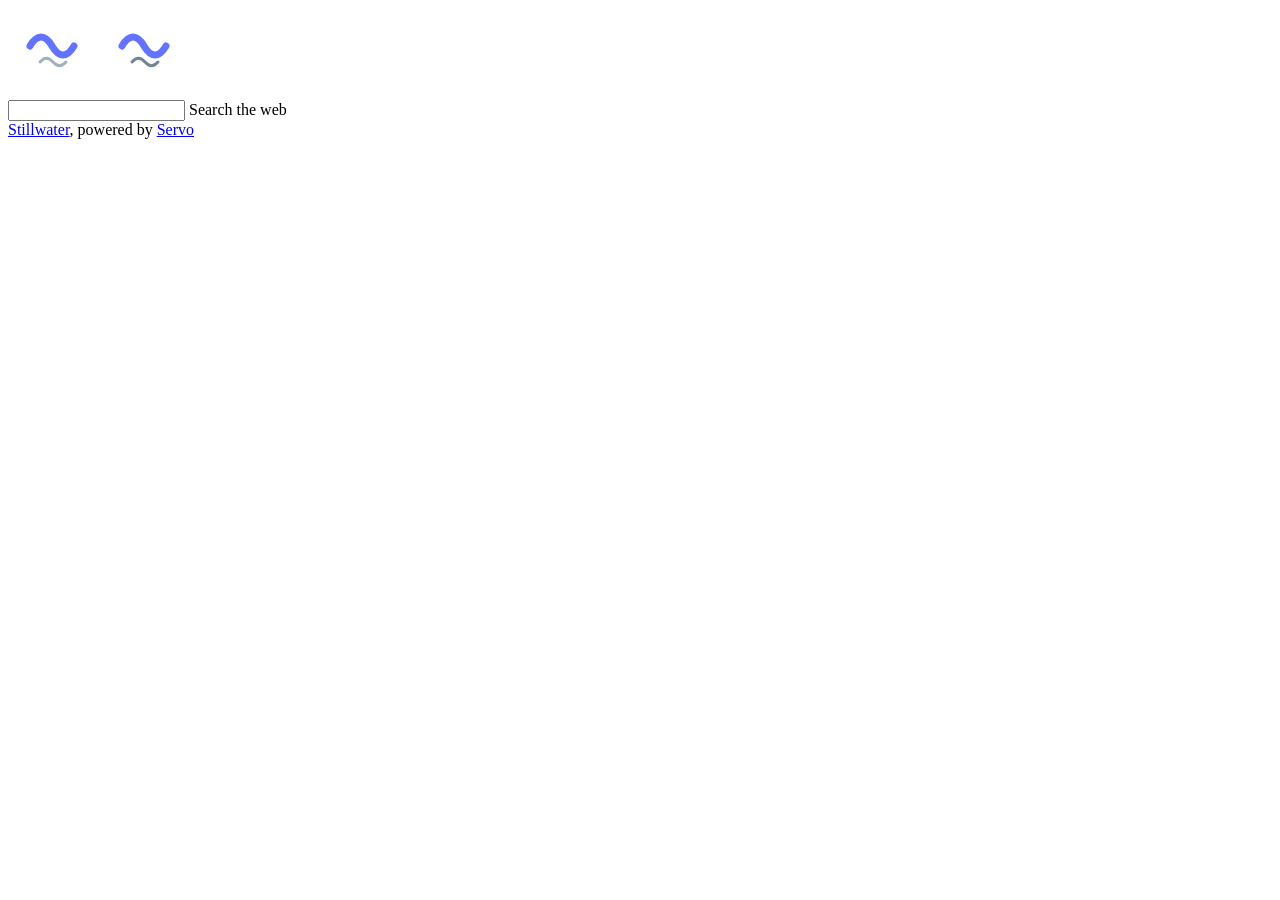
<file: resources/resource_protocol/newtab.html>
<!DOCTYPE html>
<html>
  <head>
    <meta charset="UTF-8">
    <meta name="viewport" content="width=device-width, initial-scale=1.0">
    <title>New Tab</title>
    <link rel="stylesheet" href="resource:///newtab.css" />
  </head>
  <body>
    <main>
      <!-- The mark, drawn here rather than as the icon image so its disc follows the theme. -->
      <div class="logo">
        <svg class="on-light" viewBox="0 0 88 88" width="88" height="88" fill="none" stroke-linecap="round" aria-hidden="true">
          <path d="M22 38 C29 26 37 26 44 38 S59 50 66 38" stroke="#6473ff" stroke-width="7" />
          <path d="M32 54 C36.5 49 40.5 49 45 54 S53.5 59 58 54" stroke="#a3b1ba" stroke-width="3" />
        </svg>
        <svg class="on-dark" viewBox="0 0 88 88" width="88" height="88" fill="none" stroke-linecap="round" aria-hidden="true">
          <path d="M22 38 C29 26 37 26 44 38 S59 50 66 38" stroke="#6473ff" stroke-width="7" />
          <path d="M32 54 C36.5 49 40.5 49 45 54 S53.5 59 58 54" stroke="#6f8591" stroke-width="3" />
        </svg>
      </div>
      <!-- Shown in incognito windows (servo:search-engine.js sets STILLWATER_INCOGNITO). -->
      <section id="incognito" hidden>
        <h1><span class="incognito-mark" aria-hidden="true">&#xE72E;</span>You're incognito</h1>
        <p>Pages you open in incognito windows aren't saved on this device. Everything from them
          is deleted when you close the last incognito window.</p>
        <div class="columns">
          <div>
            <h2>Not saved on this device</h2>
            <ul>
              <li>Your browsing history</li>
              <li>Cookies and site data (you start signed out)</li>
              <li>Cached files</li>
              <li>Information you enter in forms (new passwords aren't saved)</li>
            </ul>
          </div>
          <div>
            <h2>Still visible to</h2>
            <ul>
              <li>Websites you visit</li>
              <li>Your employer, school or whoever runs your network</li>
              <li>Your internet service provider</li>
            </ul>
          </div>
        </div>
        <p class="kept">Files you download and bookmarks you add are kept.</p>
      </section>
      <form action="https://duckduckgo.com/">
        <input name="q" aria-label="Search the web" autocomplete="off" />
        <span class="placeholder" aria-hidden="true">Search the web</span>
      </form>
    </main>
    <footer>
      <a href="https://github.com/WhoaThatCombo/stillwater">Stillwater</a>, powered by
      <a href="https://servo.org">Servo</a>
    </footer>
    <script src="servo:search-engine.js"></script>
    <script>
      if (window.STILLWATER_INCOGNITO) {
        document.documentElement.classList.add("incognito");
        document.getElementById("incognito").hidden = false;
        document.title = "New Incognito Tab";
      }
      // Placeholder overlay (Servo can select an empty field's placeholder text).
      const form = document.querySelector("form");
      const input = form.querySelector("input");
      const sync = () => form.classList.toggle("has-value", input.value.length > 0);
      input.addEventListener("input", sync);
      sync();
      // Enter searches (there's no button).
      input.addEventListener("keydown", (event) => {
        if (event.key === "Enter" && input.value.trim()) {
          event.preventDefault();
          // Search with the engine chosen in Stillwater's settings (falls back to the form).
          const template = window.STILLWATER_SEARCH;
          if (template) {
            location.href = template.replace("%s", encodeURIComponent(input.value.trim()));
          } else {
            form.submit();
          }
        }
      });
    </script>
  </body>
</html>
</file>
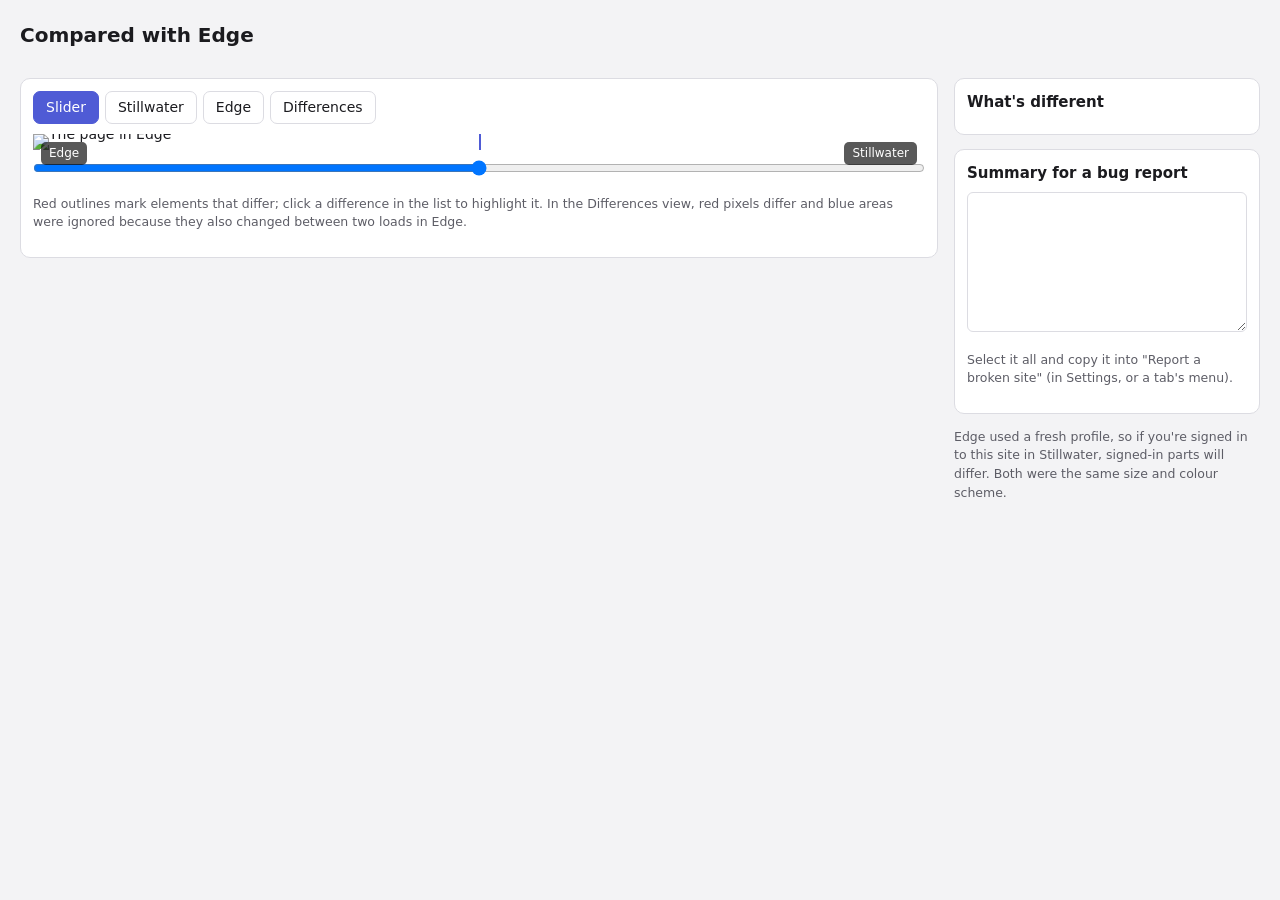
<file: ports/servoshell/desktop/compare-report.html>
<!DOCTYPE html>
<!-- This Source Code Form is subject to the terms of the Mozilla Public
   - License, v. 2.0. If a copy of the MPL was not distributed with this
   - file, You can obtain one at https://mozilla.org/MPL/2.0/. -->
<!-- Compare with Edge: the report Stillwater opens (desktop/compare.rs fills in the data). -->
<html>
<head>
<meta charset="utf-8">
<meta name="color-scheme" content="light dark">
<title>Compared with Edge</title>
<style>
  :root { --bg: #f3f3f5; --card: #fff; --text: #1b1b1f; --muted: #5d5d66; --line: #dcdce2; --accent: #4f5bd5; --bad: #d23b2f; }
  @media (prefers-color-scheme: dark) {
    :root { --bg: #1b1b1d; --card: #26262a; --text: #ececf0; --muted: #a2a2ad; --line: #3a3a40; --accent: #8a93ff; --bad: #ff6b5e; }
  }
  * { box-sizing: border-box; }
  body { margin: 0; padding: 20px; background: var(--bg); color: var(--text); font: 14px/1.5 "Segoe UI", system-ui, sans-serif; }
  main { max-width: 1500px; margin: 0 auto; }
  h1 { font-size: 20px; margin: 0 0 2px; font-weight: 600; }
  .meta { color: var(--muted); margin: 0 0 14px; overflow-wrap: anywhere; }
  .summary { display: flex; gap: 10px; flex-wrap: wrap; margin-bottom: 14px; }
  .pill { background: var(--card); border: 1px solid var(--line); border-radius: 8px; padding: 6px 10px; }
  .pill b { font-weight: 600; }
  .layout { display: grid; grid-template-columns: minmax(0, 3fr) minmax(280px, 1fr); gap: 16px; align-items: start; }
  .card { background: var(--card); border: 1px solid var(--line); border-radius: 10px; padding: 12px; }
  .views { display: flex; gap: 6px; margin-bottom: 10px; }
  .views button { font: inherit; padding: 5px 12px; border-radius: 7px; border: 1px solid var(--line); background: transparent; color: inherit; cursor: pointer; }
  .views button[aria-pressed="true"] { background: var(--accent); border-color: var(--accent); color: white; }
  .stage { position: relative; width: 100%; line-height: 0; }
  .stage img, .stage canvas { width: 100%; display: block; }
  .stage .over { position: absolute; left: 0; top: 0; }
  .split .over { clip-path: inset(0 0 0 var(--split, 50%)); }
  .divider { position: absolute; top: 0; bottom: 0; width: 2px; background: var(--accent); left: var(--split, 50%); pointer-events: none; }
  .label { position: absolute; top: 8px; padding: 2px 8px; border-radius: 5px; background: rgba(0,0,0,.65); color: white; font-size: 12px; line-height: 1.6; }
  .label.left { left: 8px; } .label.right { right: 8px; }
  input[type=range] { width: 100%; margin: 10px 0 0; }
  .box { position: absolute; border: 2px solid var(--bad); border-radius: 3px; pointer-events: none; }
  .box.focus { border-color: #ffb000; box-shadow: 0 0 0 3px rgba(255,176,0,.35); }
  ol { margin: 0; padding-left: 20px; }
  li { margin: 0 0 6px; cursor: pointer; }
  li:hover { color: var(--accent); }
  .kind { font-weight: 600; }
  .hint { color: var(--muted); font-size: 12.5px; }
  textarea { width: 100%; min-height: 140px; font: 12px/1.4 Consolas, monospace; background: transparent; color: inherit; border: 1px solid var(--line); border-radius: 6px; padding: 8px; }
  h2 { font-size: 15px; margin: 0 0 8px; font-weight: 600; }
  .section { margin-top: 14px; }
  @media (max-width: 1000px) { .layout { grid-template-columns: 1fr; } }
</style>
</head>
<body>
<main>
  <h1 id="title">Compared with Edge</h1>
  <p class="meta" id="meta"></p>
  <div class="summary" id="summary"></div>
  <div class="layout">
    <div class="card">
      <div class="views" role="group" aria-label="View">
        <button data-view="split" aria-pressed="true">Slider</button>
        <button data-view="stillwater">Stillwater</button>
        <button data-view="edge">Edge</button>
        <button data-view="heat">Differences</button>
      </div>
      <div class="stage split" id="stage">
        <img id="edge-img" alt="The page in Edge">
        <img id="sw-img" class="over" alt="The page in Stillwater">
        <canvas id="heat" class="over" hidden></canvas>
        <div class="divider" id="divider"></div>
        <span class="label left" id="label-left">Edge</span><span class="label right" id="label-right">Stillwater</span>
        <div id="boxes"></div>
      </div>
      <input type="range" id="split" min="0" max="100" value="50" aria-label="Edge on the left, Stillwater on the right">
      <p class="hint">Red outlines mark elements that differ; click a difference in the list to highlight it. In the Differences view, red pixels differ and blue areas were ignored because they also changed between two loads in Edge.</p>
    </div>
    <div>
      <div class="card">
        <h2>What's different</h2>
        <ol id="issues"></ol>
        <p class="hint" id="no-issues" hidden>No element differences found on this screen.</p>
      </div>
      <div class="card section">
        <h2>Summary for a bug report</h2>
        <textarea id="report" readonly></textarea>
        <p class="hint">Select it all and copy it into "Report a broken site" (in Settings, or a tab's menu).</p>
      </div>
      <p class="hint section">Edge used a fresh profile, so if you're signed in to this site in Stillwater, signed-in parts will differ. Both were the same size and colour scheme.</p>
    </div>
  </div>
</main>
<script id="compare-data" type="application/json">__COMPARE_DATA__</script>
<script>
"use strict";
const data = JSON.parse(document.getElementById("compare-data").textContent);
const $ = (id) => document.getElementById(id);
const edge = data.edge || {}, edge2 = data.edge2 || null, sw = data.stillwater || {};
$("title").textContent = data.title || data.url;
document.title = "Compared with Edge: " + (data.title || data.url);
$("meta").textContent = `${data.url} · ${data.viewport[0]}×${data.viewport[1]} · ${data.scheme} mode · ${new Date(data.created * 1000).toLocaleString()}`;
$("edge-img").src = edge.shot || "";
$("sw-img").src = sw.shot || "";

// ---- Element differences (the same rules as tools/sitecheck/compare.py) ----
const num = (v) => parseFloat(v) || 0;
const col = (v) => { const p = (String(v).match(/[\d.]+/g) || []).map(Number); if (p.length === 3) p.push(1); return p.length >= 4 ? p.slice(0, 4) : [0, 0, 0, 0]; };
const colDiff = (a, b) => { const x = col(a), y = col(b); if (x[3] < 0.05 && y[3] < 0.05) return false; return [0, 1, 2].some((i) => Math.abs(x[i] - y[i]) > 10) || Math.abs(x[3] - y[3]) > 0.15; };
const geoDiff = (a, b, t) => ["x", "y", "w", "h"].some((k) => Math.abs(a[k] - b[k]) > t);
const labelOf = (e) => e.txt ? `${e.t} “${e.txt.slice(0, 40)}${e.txt.length > 40 ? "…" : ""}”` : `${e.t} (…${e.k.split(">").slice(-3).join(">")})`;
function differences() {
  const A = new Map(((edge.measure || {}).elements || []).map((e) => [e.k, e]));
  const B = edge2 && edge2.measure ? new Map(edge2.measure.elements.map((e) => [e.k, e])) : A;
  const S = new Map(((sw.measure || {}).elements || []).map((e) => [e.k, e]));
  const height = data.viewport[1];
  const issues = [], siblingMoves = new Map();
  for (const [k, a] of A) {
    const b = B.get(k);
    if (!b || geoDiff(a, b, 6) || a.txt !== b.txt) continue;
    const area = a.w * a.h, s = S.get(k);
    if (!s) {
      if (area >= 600 && a.y < height * 2) issues.push({ kind: "missing", what: labelOf(a), detail: `not found in Stillwater (${a.w}×${a.h} px in Edge)`, weight: Math.min(area, 60000) / 600, rect: [a.x, a.y, a.w, a.h] });
      continue;
    }
    const parent = k.includes(">") ? k.slice(0, k.lastIndexOf(">")) : null;
    const pa = A.get(parent), ps = S.get(parent);
    const dw = s.w - a.w, dh = s.h - a.h;
    const sameAsParent = pa && ps && Math.abs((ps.w - pa.w) - dw) <= 3 && Math.abs((ps.h - pa.h) - dh) <= 3;
    if (!sameAsParent && ((Math.abs(dw) > 4 && Math.abs(dw) > 0.05 * a.w) || (Math.abs(dh) > 4 && Math.abs(dh) > 0.05 * a.h))) {
      const parts = [];
      if (Math.abs(dw) > 4) parts.push(`${Math.abs(dw)} px ${dw > 0 ? "wider" : "narrower"} (${a.w} → ${s.w})`);
      if (Math.abs(dh) > 4) parts.push(`${Math.abs(dh)} px ${dh > 0 ? "taller" : "shorter"} (${a.h} → ${s.h})`);
      issues.push({ kind: "size", what: labelOf(a), detail: parts.join(", "), weight: 1 + Math.min(Math.abs(dw) * a.h + Math.abs(dh) * a.w, 60000) / 1500, rect: [s.x, s.y, s.w, s.h] });
    }
    const dx = s.x - a.x, dy = s.y - a.y;
    const prev = siblingMoves.get(parent);
    siblingMoves.set(parent, [dx, dy]);
    if (Math.abs(dx) > 4 || Math.abs(dy) > 4) {
      const withParent = pa && ps && Math.abs((ps.x - pa.x) - dx) <= 3 && Math.abs((ps.y - pa.y) - dy) <= 3;
      const withSibling = prev && Math.abs(prev[0] - dx) <= 3 && Math.abs(prev[1] - dy) <= 3;
      if (!withParent && !withSibling) {
        const where = [];
        if (Math.abs(dy) > 4) where.push(`${Math.abs(dy)} px ${dy > 0 ? "lower" : "higher"}`);
        if (Math.abs(dx) > 4) where.push(`${Math.abs(dx)} px ${dx > 0 ? "right" : "left"}`);
        issues.push({ kind: "moved", what: labelOf(a), detail: "sits " + where.join(", "), weight: 1 + Math.min(area, 60000) / 6000, rect: [s.x, s.y, s.w, s.h] });
      }
    }
    if (a.txt) {
      if (Math.abs(num(a.fs) - num(s.fs)) > 0.5) issues.push({ kind: "text size", what: labelOf(a), detail: `text size ${a.fs} → ${s.fs}`, weight: 3, rect: [s.x, s.y, s.w, s.h] });
      if (a.fw !== s.fw) issues.push({ kind: "text weight", what: labelOf(a), detail: `weight ${a.fw} → ${s.fw}`, weight: 2, rect: [s.x, s.y, s.w, s.h] });
      if (colDiff(a.c, s.c)) issues.push({ kind: "text colour", what: labelOf(a), detail: `text colour ${a.c} → ${s.c}`, weight: 2, rect: [s.x, s.y, s.w, s.h] });
    }
    if (area >= 400 && colDiff(a.bg, s.bg)) issues.push({ kind: "background", what: labelOf(a), detail: `background ${a.bg} → ${s.bg}`, weight: 1 + Math.min(area, 60000) / 6000, rect: [s.x, s.y, s.w, s.h] });
  }
  return issues.sort((x, y) => y.weight - x.weight);
}

// ---- Pixel differences, drawn into the heat map canvas ----
function loadImage(src) {
  return new Promise((resolve) => { const img = new Image(); img.onload = () => resolve(img); img.onerror = () => resolve(null); img.src = src; });
}
async function pixelDifferences() {
  const [a, b, s] = await Promise.all([loadImage(edge.shot), edge2 ? loadImage(edge2.shot) : null, loadImage(sw.shot)]);
  if (!a || !s) return null;
  const w = Math.min(a.naturalWidth, s.naturalWidth), h = Math.min(a.naturalHeight, s.naturalHeight);
  const pixels = (img) => { const c = document.createElement("canvas"); c.width = w; c.height = h; const x = c.getContext("2d"); x.drawImage(img, 0, 0); return x.getImageData(0, 0, w, h).data; };
  const A = pixels(a), S = pixels(s), B = b ? pixels(b) : A;
  const heat = $("heat"); heat.width = w; heat.height = h;
  const ctx = heat.getContext("2d"), out = ctx.createImageData(w, h);
  // Noise: what changed between Edge's two loads, grown by a few pixels.
  const noisy = new Uint8Array(w * h);
  for (let i = 0, p = 0; p < w * h; p++, i += 4) {
    if (Math.max(Math.abs(A[i] - B[i]), Math.abs(A[i + 1] - B[i + 1]), Math.abs(A[i + 2] - B[i + 2])) > 32) noisy[p] = 1;
  }
  const grown = new Uint8Array(w * h), r = 8;
  for (let y = 0; y < h; y++) for (let x = 0; x < w; x++) if (noisy[y * w + x]) {
    for (let yy = Math.max(0, y - r); yy <= Math.min(h - 1, y + r); yy += 2) for (let xx = Math.max(0, x - r); xx <= Math.min(w - 1, x + r); xx += 2) grown[yy * w + xx] = 1;
  }
  let different = 0, clean = 0;
  for (let i = 0, p = 0; p < w * h; p++, i += 4) {
    const faded = (v) => v * 0.35 + 255 * 0.65;
    if (grown[p]) { out.data.set([faded(S[i]) * 0.6 + 90 * 0.4, faded(S[i + 1]) * 0.6 + 140 * 0.4, faded(S[i + 2]) * 0.6 + 255 * 0.4, 255], i); continue; }
    clean++;
    if (Math.max(Math.abs(A[i] - S[i]), Math.abs(A[i + 1] - S[i + 1]), Math.abs(A[i + 2] - S[i + 2])) > 40) { different++; out.data.set([230, 40, 40, 255], i); }
    else out.data.set([faded(S[i]), faded(S[i + 1]), faded(S[i + 2]), 255], i);
  }
  ctx.putImageData(out, 0, 0);
  return clean ? different / clean : 0;
}

// ---- Showing it ----
const issues = differences();
const scale = () => $("sw-img").clientWidth / data.viewport[0];
function drawBoxes(focus) {
  const k = scale();
  $("boxes").replaceChildren(...issues.slice(0, 40).map((issue, index) => {
    const [x, y, w, h] = issue.rect;
    if (y > data.viewport[1] || y + h < 0) return document.createComment("off screen");
    const box = document.createElement("div");
    box.className = "box" + (index === focus ? " focus" : "");
    Object.assign(box.style, { left: x * k + "px", top: y * k + "px", width: Math.max(4, w * k) + "px", height: Math.max(4, Math.min(h, data.viewport[1] - y) * k) + "px" });
    return box;
  }));
}
$("issues").replaceChildren(...issues.slice(0, 40).map((issue, index) => {
  const li = document.createElement("li");
  const kind = document.createElement("span"); kind.className = "kind"; kind.textContent = issue.kind;
  li.append(kind, ` ${issue.what}: ${issue.detail}`);
  li.addEventListener("click", () => { setView("stillwater"); drawBoxes(index); });
  return li;
}));
$("no-issues").hidden = issues.length > 0;
const kinds = {};
for (const issue of issues) kinds[issue.kind] = (kinds[issue.kind] || 0) + 1;
function summaryText(ratio) {
  const lines = [`Compared with Edge: ${data.url}`, `Viewport ${data.viewport[0]}×${data.viewport[1]}, ${data.scheme} mode.`];
  if (ratio !== null) lines.push(`${(ratio * 100).toFixed(1)}% of the screen looks different.`);
  lines.push(...issues.slice(0, 15).map((issue) => `- ${issue.kind}: ${issue.what}: ${issue.detail}`));
  return lines.join("\n");
}
pixelDifferences().then((ratio) => {
  const pills = [];
  if (ratio !== null) pills.push(`<b>${(ratio * 100).toFixed(1)}%</b> of the screen looks different`);
  pills.push(`<b>${issues.length}</b> element differences`);
  for (const [kind, count] of Object.entries(kinds).sort((a, b) => b[1] - a[1])) pills.push(`${count} ${kind}`);
  $("summary").innerHTML = pills.map((text) => `<span class="pill">${text}</span>`).join("");
  $("report").value = summaryText(ratio);
});

function setView(view) {
  document.querySelectorAll(".views button").forEach((b) => b.setAttribute("aria-pressed", String(b.dataset.view === view)));
  const stage = $("stage");
  stage.classList.toggle("split", view === "split");
  $("sw-img").hidden = view === "edge" || view === "heat";
  $("heat").hidden = view !== "heat";
  $("divider").hidden = view !== "split";
  $("split").hidden = view !== "split";
  $("label-left").textContent = view === "split" || view === "edge" ? "Edge" : view === "heat" ? "Differences" : "Stillwater";
  $("label-right").hidden = view !== "split";
  $("boxes").hidden = view === "edge" || view === "heat";
}
document.querySelectorAll(".views button").forEach((b) => b.addEventListener("click", () => setView(b.dataset.view)));
$("split").addEventListener("input", (event) => $("stage").style.setProperty("--split", event.target.value + "%"));
window.addEventListener("resize", () => drawBoxes());
$("sw-img").addEventListener("load", () => drawBoxes());
</script>
</body>
</html>
</file>
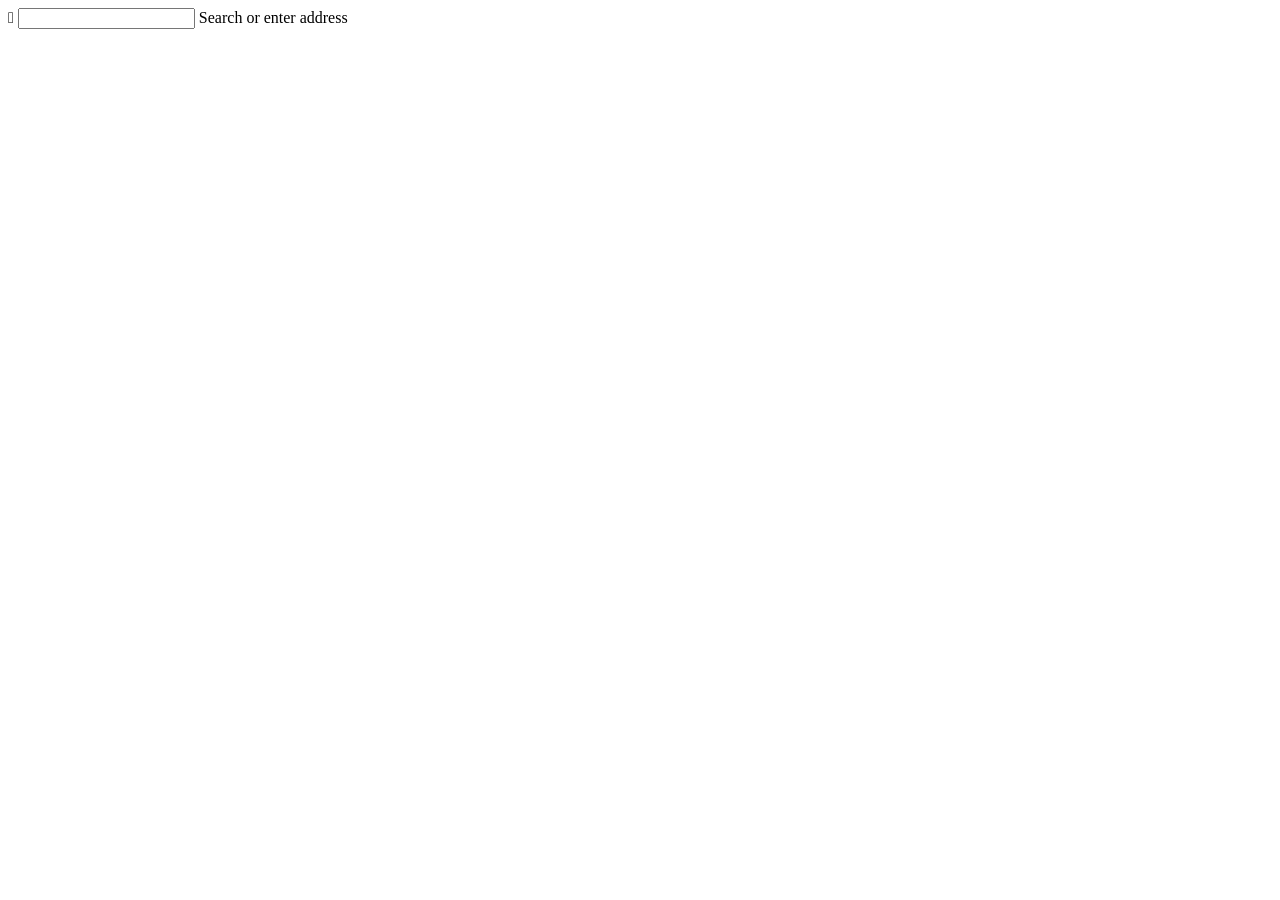
<file: resources/resource_protocol/sidebar/commandbar.html>
<!DOCTYPE html>
<!-- This Source Code Form is subject to the terms of the Mozilla Public
   - License, v. 2.0. If a copy of the MPL was not distributed with this
   - file, You can obtain one at https://mozilla.org/MPL/2.0/. -->
<html>
<head>
  <meta charset="utf-8">
  <title>New tab</title>
  <link rel="stylesheet" href="servo:sidebar/zen-sidebar.css">
  <link rel="stylesheet" href="servo:sidebar/history.css">
  <link rel="stylesheet" href="servo:sidebar/commandbar.css">
</head>
<body>
  <!-- Zen's floating address bar for a new tab (desktop/command_bar.rs). -->
  <div id="bar">
    <span class="icon bar-icon">&#xE721;</span>
    <span class="field">
      <input id="input" type="text" spellcheck="false" autocomplete="off" aria-label="Search or enter address">
      <span class="placeholder" aria-hidden="true">Search or enter address</span>
    </span>
  </div>
  <div id="list" role="listbox" aria-label="Suggestions" hidden></div>
  <script src="servo:sidebar/suggestions.js"></script>
  <script src="servo:sidebar/commandbar.js"></script>
</body>
</html>
</file>
